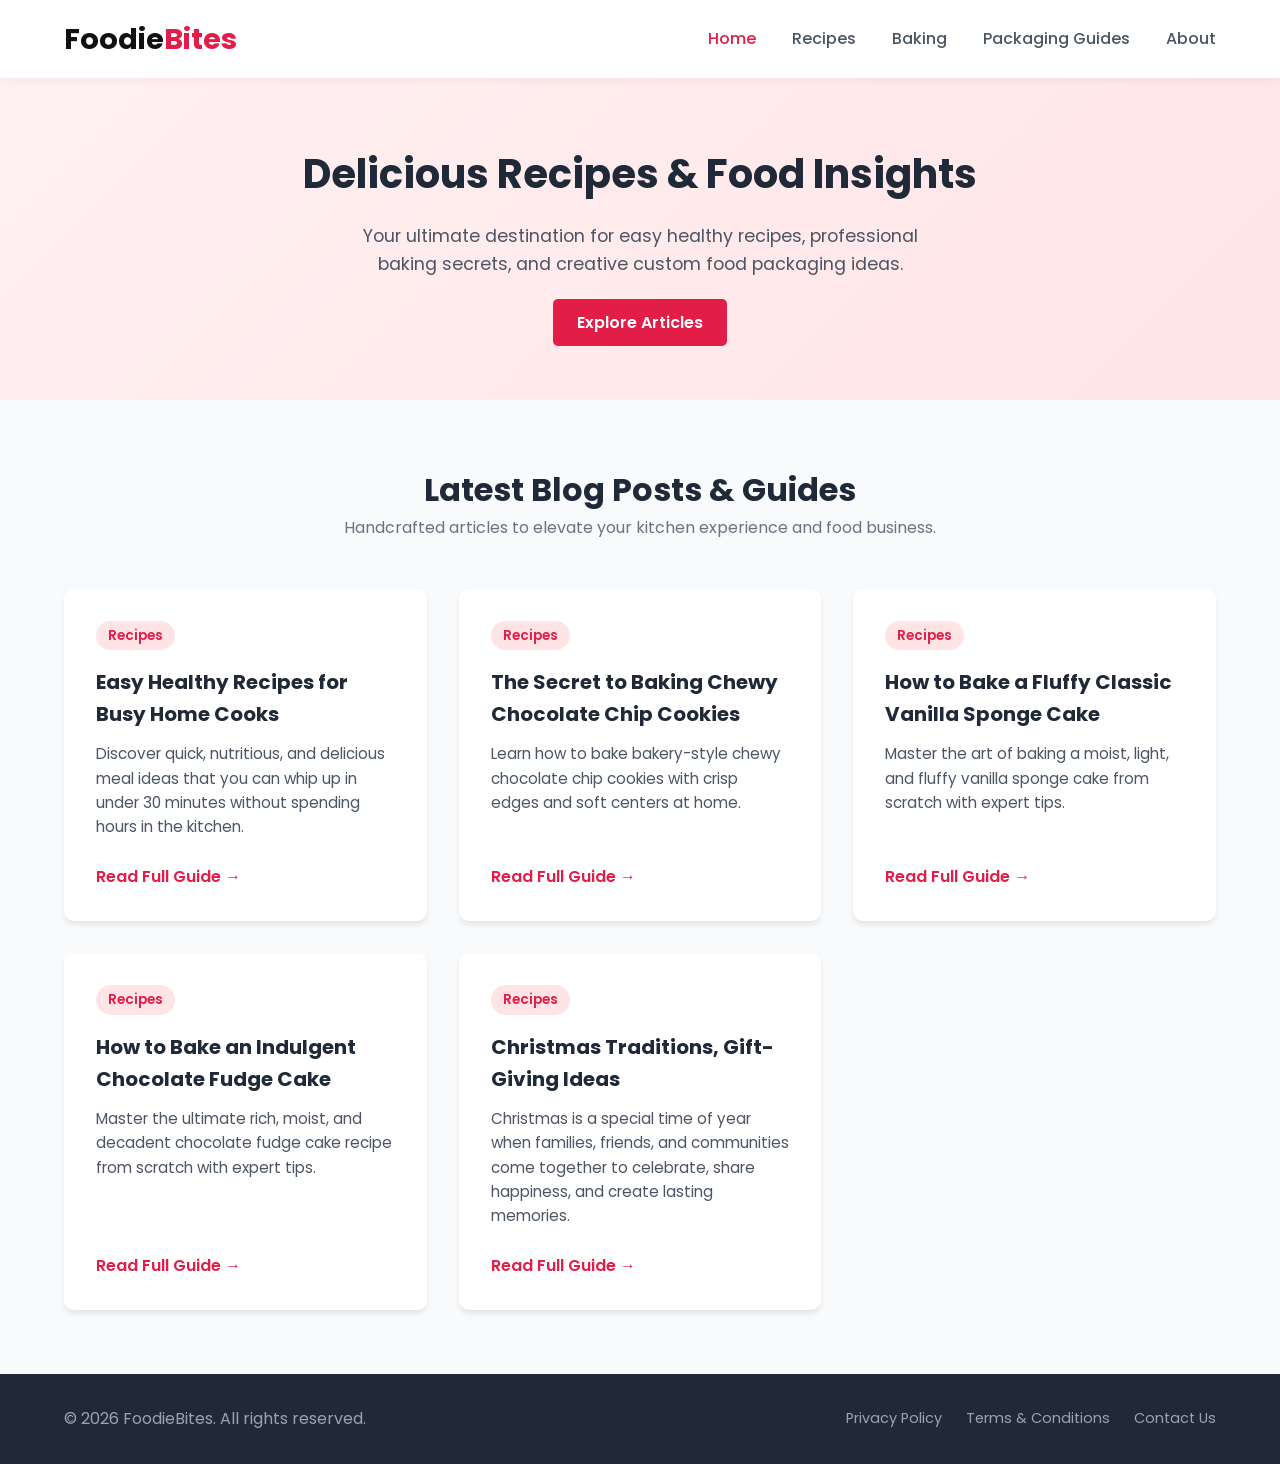
<file: index.html>
<!DOCTYPE html>
<html lang="en">
<head>
  <meta charset="utf-8">
  <meta name="viewport" content="width=device-width, initial-scale=1">
  <!-- Google Verification Code -->
  <meta name="google-site-verification" content="UQlY8ThGU6vv7Ort5aW_sakF5LEtKcS9gY_GCcr0m2M" />
  <title>FoodieBites | Delicious Recipes, Baking Tips & Packaging Guides</title>
  <meta name="description" content="Explore easy healthy recipes, expert baking tips, custom food packaging guides, and delicious meal inspiration for home cooks.">
  <link rel="stylesheet" href="style.css">
  <!-- Google Fonts for modern typography -->
  <link href="https://fonts.googleapis.com/css2?family=Poppins:wght@300;400;500;600;700&display=swap" rel="stylesheet">
</head>
<body>

  <!-- Header Section -->
  <header class="site-header">
    <div class="container header-container">
      <a href="index.html" class="logo">Foodie<span>Bites</span></a>
      <nav class="nav-links">
        <a href="index.html" class="active">Home</a>
        <a href="#recipes">Recipes</a>
        <a href="#baking">Baking</a>
        <a href="#packaging">Packaging Guides</a>
        <a href="#about">About</a>
      </nav>
    </div>
  </header>

  <!-- Hero Banner Section -->
  <section class="hero-section">
    <div class="container hero-content">
      <h1>Delicious Recipes & Food Insights</h1>
      <p>Your ultimate destination for easy healthy recipes, professional baking secrets, and creative custom food packaging ideas.</p>
      <a href="#recipes" class="btn-primary">Explore Articles</a>
    </div>
  </section>

  <!-- Main Content / Blog Grid -->
  <main class="container main-content">
    <div class="section-title">
      <h2>Latest Blog Posts & Guides</h2>
      <p>Handcrafted articles to elevate your kitchen experience and food business.</p>
    </div>

    <div class="article-grid">
      
      <!-- Article 1: Face Serum -> Converted to Healthy Recipe / Food Guide -->
      <div class="card">
        <div class="card-badge">Recipes</div>
        <h3>Easy Healthy Recipes for Busy Home Cooks</h3>
        <p>Discover quick, nutritious, and delicious meal ideas that you can whip up in under 30 minutes without spending hours in the kitchen.</p>
        <a href="easy-healthy-recipes.html" class="read-more">Read Full Guide &rarr;</a>
      </div>
      
      <div class="card">
      <div class="card-badge">Recipes</div>
        <h3>The Secret to Baking Chewy Chocolate Chip Cookies</h3>
        <p>Learn how to bake bakery-style chewy chocolate chip cookies with crisp edges and soft centers at home.</p>
        <a href="chocolate-chip-cookies.html" class="read-more">Read Full Guide &rarr;</a>
      </div>
      

      <div class="card">
        <div class="card-badge">Recipes</div>
        <h3>How to Bake a Fluffy Classic Vanilla Sponge Cake</h3>
        <p>Master the art of baking a moist, light, and fluffy vanilla sponge cake from scratch with expert tips.</p>
        <a href="vanilla-sponge-cake.html" class="read-more">Read Full Guide &rarr;</a>
      </div>

      <div class="card">
        <div class="card-badge">Recipes</div>
        <h3>How to Bake an Indulgent Chocolate Fudge Cake</h3>
        <p>Master the ultimate rich, moist, and decadent chocolate fudge cake recipe from scratch with expert tips.</p>
        <a href="chocolate-fudge-cake.html" class="read-more">Read Full Guide &rarr;</a>
      </div>
      
      <div class="card">
        <div class="card-badge">Recipes</div>
        <h3>Christmas Traditions, Gift-Giving Ideas</h3>
        <p>Christmas is a special time of year when families, friends, and communities come together to celebrate, share happiness, and create lasting memories.</p>
        <a href="christmas-traditions-gift-giving-ideas.html" class="read-more">Read Full Guide &rarr;</a>
      </div>


    </div>
  </main>

  <!-- Footer Section -->
  <footer class="site-footer">
    <div class="container footer-content">
      <p>&copy; 2026 FoodieBites. All rights reserved.</p>
      <div class="footer-links">
        <a href="#">Privacy Policy</a>
        <a href="#">Terms & Conditions</a>
        <a href="#">Contact Us</a>
      </div>
    </div>
  </footer>

</body>
</html>
</file>
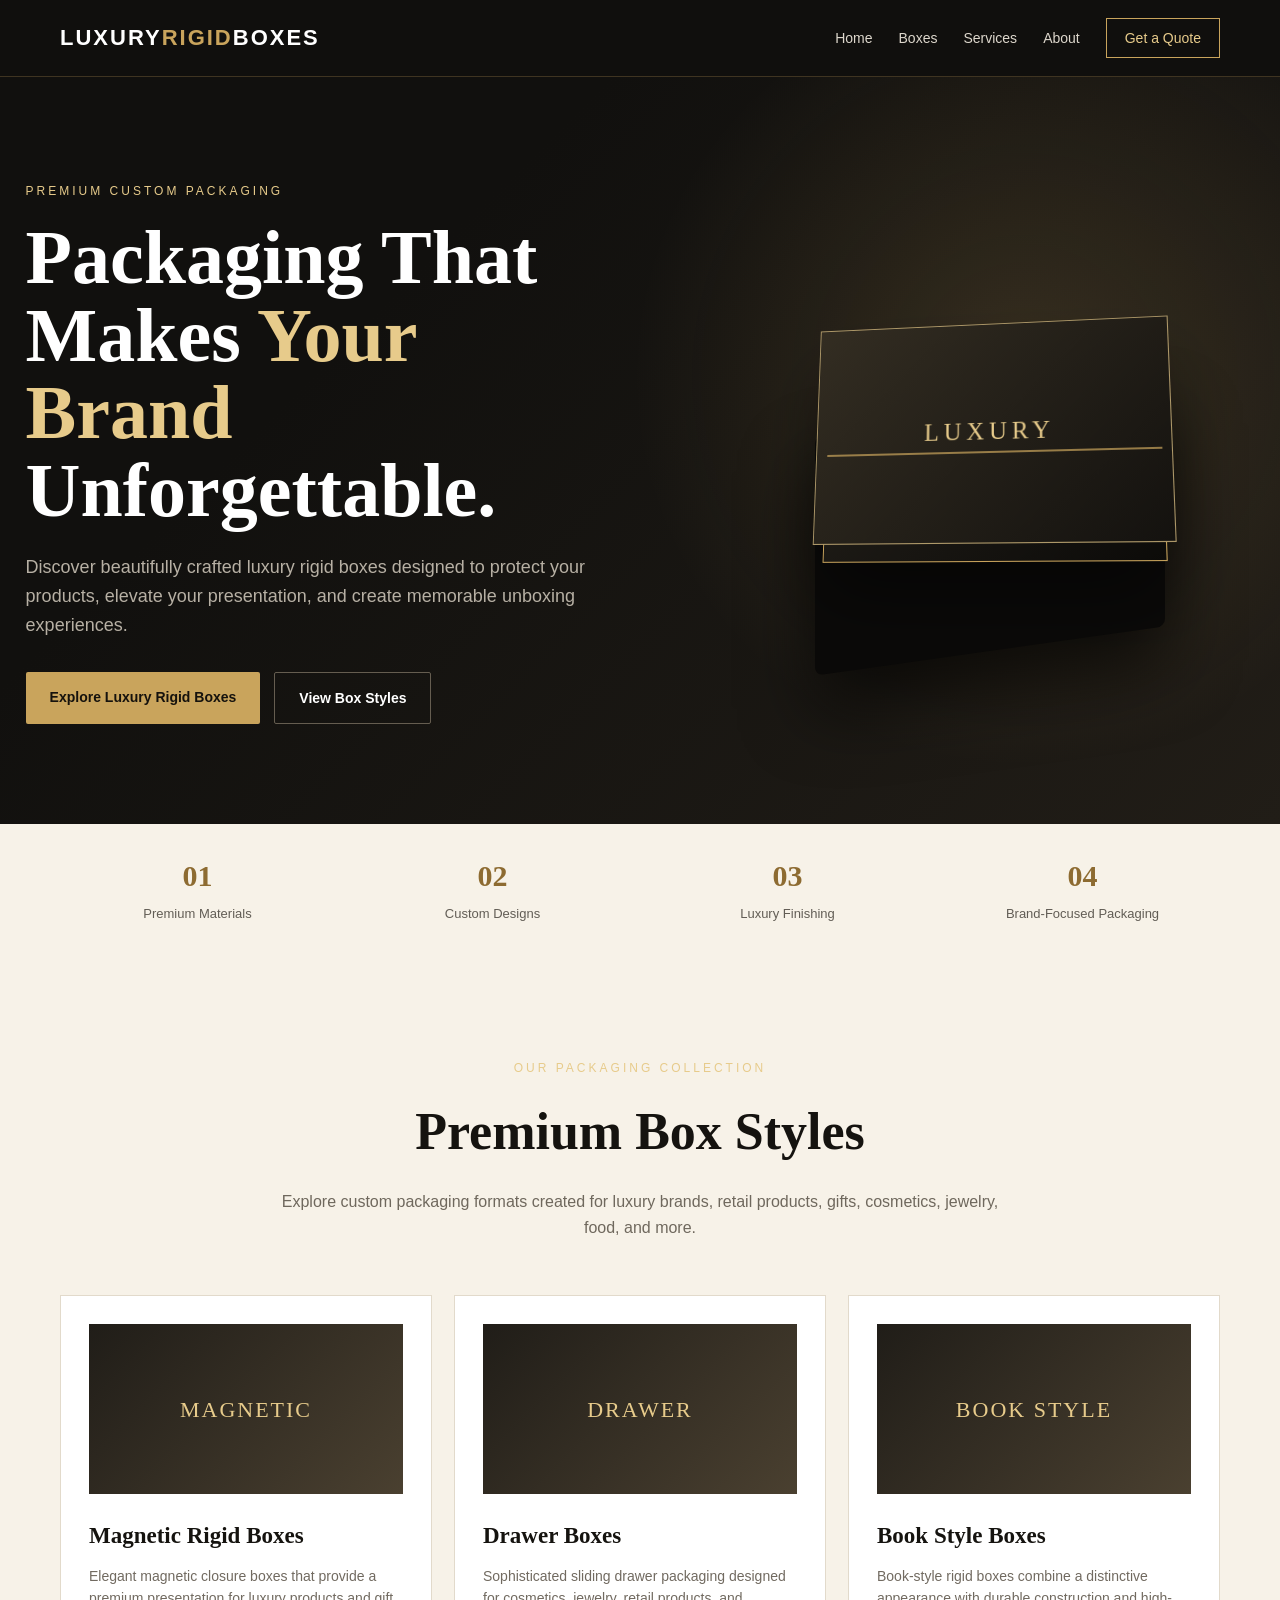
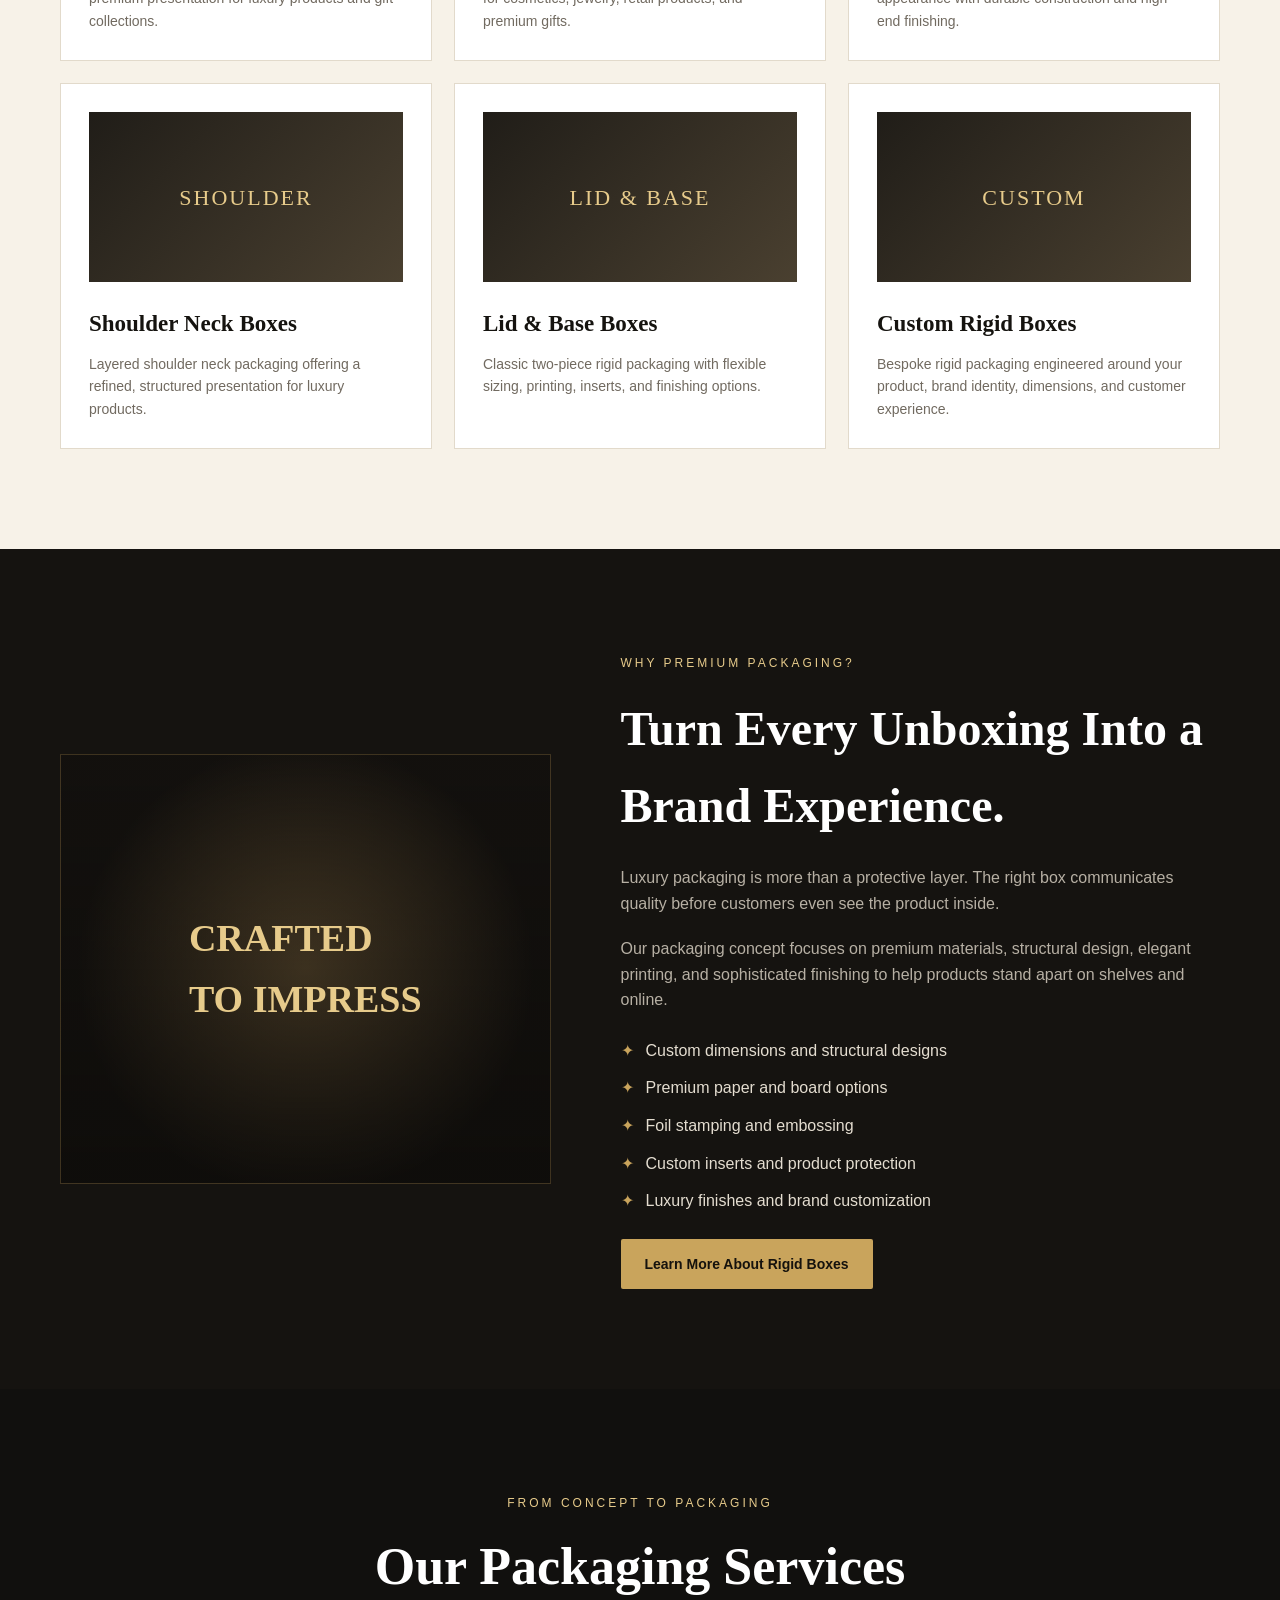
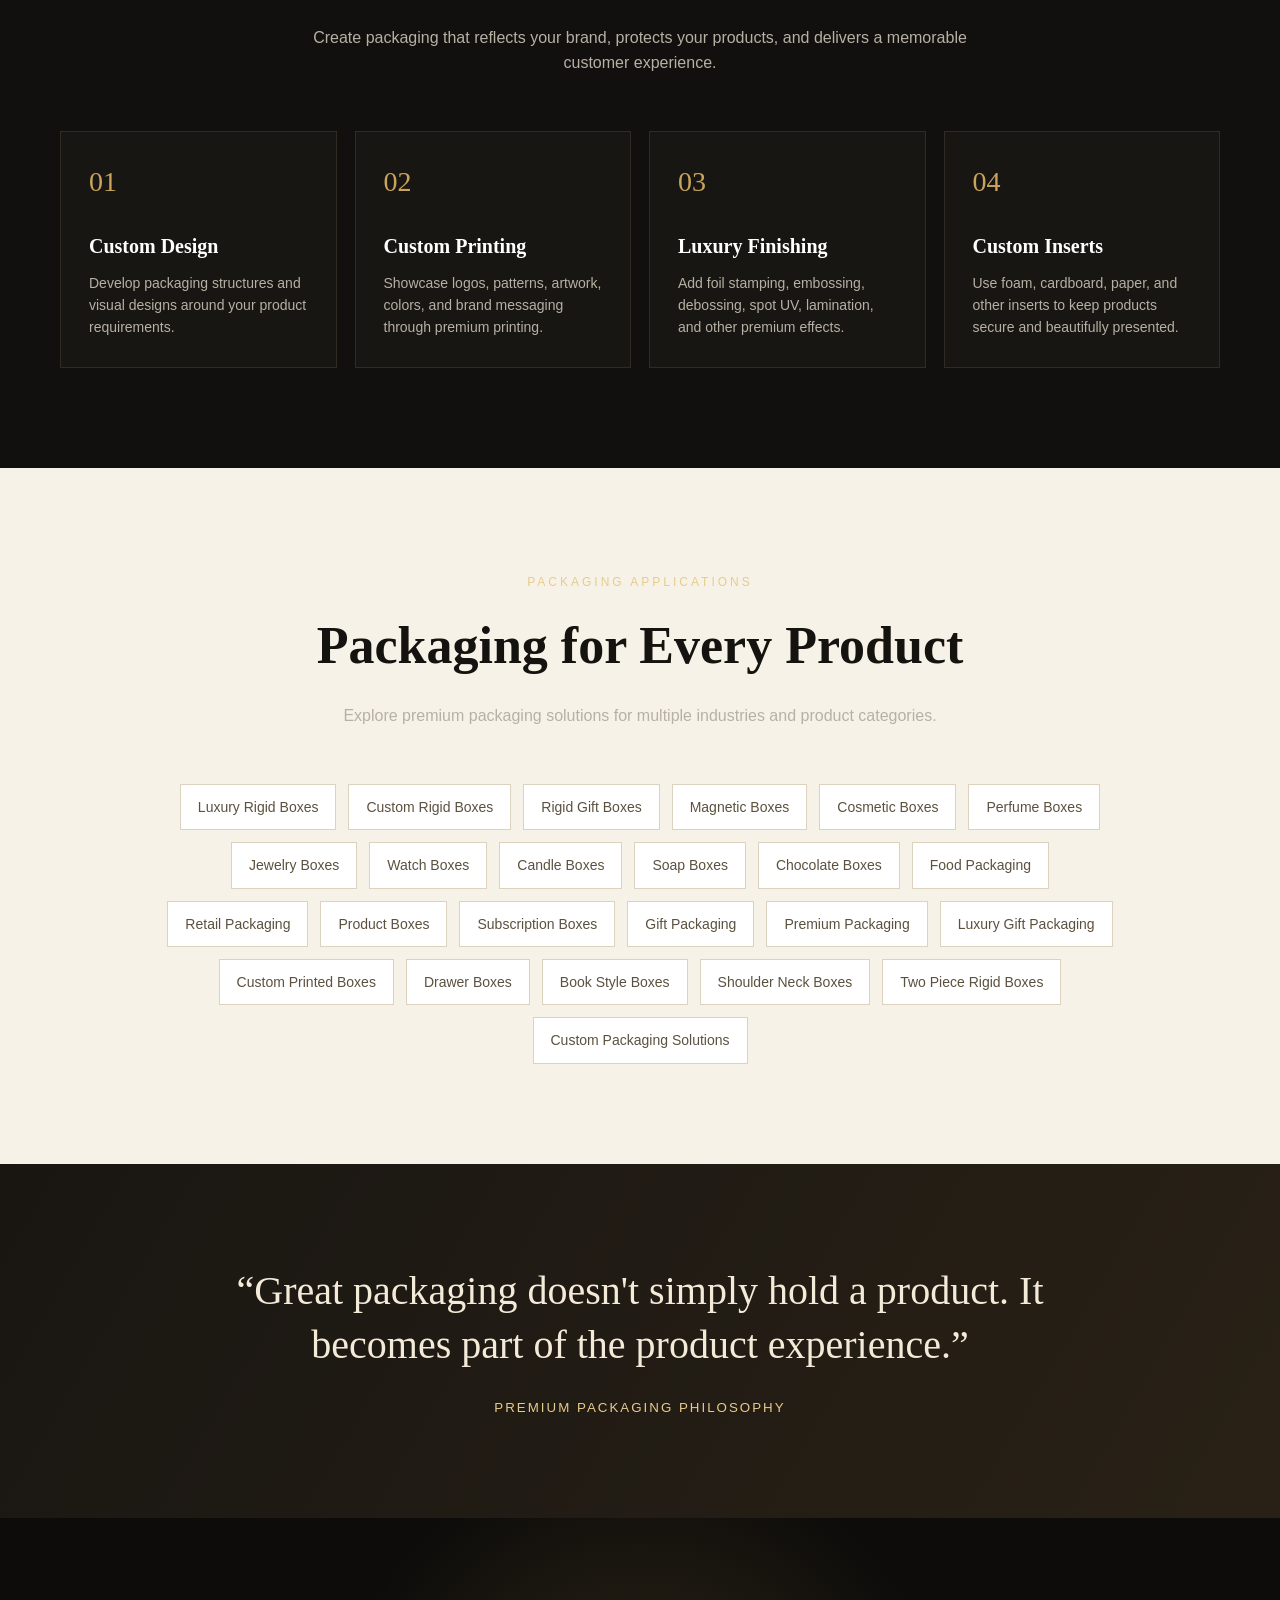
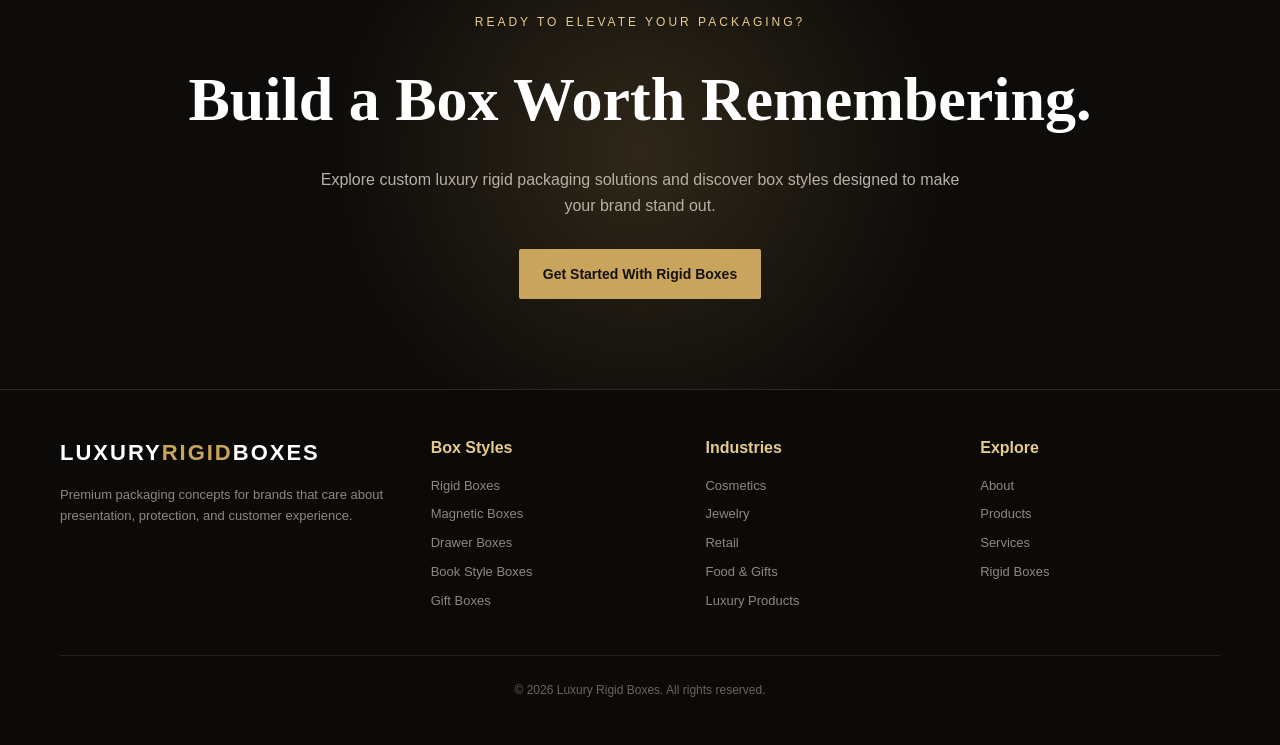
<file: luxuryrigidboxes.html>
<!DOCTYPE html>
<html lang="en">
<head>
  <meta charset="UTF-8" />
  <meta name="viewport" content="width=device-width, initial-scale=1.0" />

  <title>Luxury Rigid Boxes | Custom Premium Packaging Solutions</title>

  <meta
    name="description"
    content="Premium custom rigid boxes and luxury packaging solutions for cosmetics, jewelry, candles, retail, gifts, food, and high-end brands."
  />

  <meta
    name="keywords"
    content="luxury rigid boxes, custom rigid boxes, rigid packaging boxes, premium packaging boxes, luxury packaging, custom packaging boxes, magnetic rigid boxes, rigid gift boxes, luxury gift boxes, custom printed boxes, cosmetic packaging boxes, jewelry boxes, candle boxes, perfume boxes, retail packaging boxes, product boxes, folding boxes, drawer boxes, shoulder neck boxes, book style boxes, magnetic closure boxes"
  />

  <style>
    :root {
      --black: #11100e;
      --dark: #1b1916;
      --gold: #c9a45c;
      --gold-light: #e7cb8b;
      --cream: #f7f2e8;
      --white: #ffffff;
      --muted: #b7b0a4;
      --border: rgba(201, 164, 92, 0.25);
    }

    * {
      box-sizing: border-box;
      margin: 0;
      padding: 0;
    }

    html {
      scroll-behavior: smooth;
    }

    body {
      font-family: Arial, Helvetica, sans-serif;
      background: var(--black);
      color: var(--white);
      line-height: 1.6;
    }

    a {
      color: inherit;
      text-decoration: none;
    }

    .container {
      width: min(1160px, 92%);
      margin: auto;
    }

    /* HEADER */

    header {
      position: sticky;
      top: 0;
      z-index: 1000;
      background: rgba(17, 16, 14, 0.95);
      border-bottom: 1px solid var(--border);
      backdrop-filter: blur(12px);
    }

    .nav {
      min-height: 76px;
      display: flex;
      align-items: center;
      justify-content: space-between;
      gap: 30px;
    }

    .logo {
      font-size: 22px;
      letter-spacing: 2px;
      font-weight: 800;
    }

    .logo span {
      color: var(--gold);
    }

    .nav-links {
      display: flex;
      align-items: center;
      gap: 26px;
      list-style: none;
    }

    .nav-links a {
      color: #ddd7cc;
      font-size: 14px;
      transition: 0.3s;
    }

    .nav-links a:hover {
      color: var(--gold-light);
    }

    .nav-btn {
      border: 1px solid var(--gold);
      padding: 11px 18px;
      color: var(--gold-light) !important;
    }

    /* HERO */

    .hero {
      min-height: 720px;
      display: grid;
      grid-template-columns: 1.05fr 0.95fr;
      align-items: center;
      gap: 60px;
      background:
        radial-gradient(circle at 80% 40%, rgba(201,164,92,0.17), transparent 35%),
        linear-gradient(135deg, #11100e 30%, #211d17);
      overflow: hidden;
    }

    .eyebrow {
      display: inline-block;
      color: var(--gold-light);
      text-transform: uppercase;
      letter-spacing: 3px;
      font-size: 12px;
      margin-bottom: 18px;
    }

    .hero h1 {
      font-family: Georgia, serif;
      font-size: clamp(44px, 6vw, 76px);
      line-height: 1.02;
      margin-bottom: 24px;
    }

    .hero h1 span {
      color: var(--gold-light);
    }

    .hero p {
      color: var(--muted);
      font-size: 18px;
      max-width: 620px;
      margin-bottom: 32px;
    }

    .buttons {
      display: flex;
      gap: 14px;
      flex-wrap: wrap;
    }

    .btn {
      display: inline-block;
      padding: 14px 24px;
      border-radius: 2px;
      font-weight: 700;
      font-size: 14px;
      transition: 0.3s;
    }

    .btn-primary {
      background: var(--gold);
      color: #15120d;
    }

    .btn-primary:hover {
      background: var(--gold-light);
      transform: translateY(-2px);
    }

    .btn-outline {
      border: 1px solid #655d50;
      color: white;
    }

    .btn-outline:hover {
      border-color: var(--gold);
      color: var(--gold-light);
    }

    /* PRODUCT VISUAL */

    .hero-visual {
      min-height: 500px;
      position: relative;
      display: flex;
      justify-content: center;
      align-items: center;
    }

    .box-shadow {
      width: 350px;
      height: 240px;
      background: #0a0908;
      position: absolute;
      bottom: 50px;
      border-radius: 8px;
      transform: skewY(-8deg);
      box-shadow: 0 35px 70px rgba(0,0,0,0.65);
    }

    .box {
      width: 340px;
      height: 220px;
      background: linear-gradient(145deg, #29251e, #0c0b09);
      border: 1px solid var(--gold);
      position: relative;
      z-index: 2;
      box-shadow: 0 30px 70px rgba(0,0,0,0.55);
      transform: perspective(800px) rotateX(10deg) rotateY(-8deg);
    }

    .box-lid {
      position: absolute;
      width: 360px;
      height: 225px;
      left: -12px;
      top: -24px;
      border: 1px solid rgba(231,203,139,0.7);
      background: linear-gradient(135deg, #332d22, #14120f);
      transform: translateZ(30px);
      display: flex;
      justify-content: center;
      align-items: center;
    }

    .box-lid span {
      color: var(--gold-light);
      font-family: Georgia, serif;
      font-size: 25px;
      letter-spacing: 5px;
    }

    .gold-line {
      position: absolute;
      width: 100%;
      height: 2px;
      background: var(--gold);
      top: 50%;
      opacity: 0.7;
    }

    /* STATS */

    .stats {
      background: var(--cream);
      color: var(--black);
      padding: 28px 0;
    }

    .stats-grid {
      display: grid;
      grid-template-columns: repeat(4, 1fr);
      text-align: center;
      gap: 20px;
    }

    .stat strong {
      display: block;
      font-family: Georgia, serif;
      font-size: 30px;
      color: #8d6b31;
    }

    .stat span {
      font-size: 13px;
      color: #625d55;
    }

    /* GENERAL SECTIONS */

    section {
      padding: 100px 0;
    }

    .section-heading {
      text-align: center;
      max-width: 720px;
      margin: 0 auto 55px;
    }

    .section-heading .eyebrow {
      margin-bottom: 12px;
    }

    .section-heading h2 {
      font-family: Georgia, serif;
      font-size: clamp(34px, 5vw, 52px);
      margin-bottom: 16px;
    }

    .section-heading p {
      color: var(--muted);
    }

    /* PRODUCTS */

    .products {
      background: #f7f2e8;
      color: #15130f;
    }

    .products .section-heading p {
      color: #6f685d;
    }

    .product-grid {
      display: grid;
      grid-template-columns: repeat(3, 1fr);
      gap: 22px;
    }

    .product-card {
      background: #fff;
      border: 1px solid #e2dacb;
      padding: 28px;
      transition: 0.3s;
    }

    .product-card:hover {
      transform: translateY(-7px);
      box-shadow: 0 20px 45px rgba(37, 28, 15, 0.12);
    }

    .product-icon {
      height: 170px;
      background: linear-gradient(135deg, #201d18, #4a4030);
      margin-bottom: 24px;
      display: flex;
      justify-content: center;
      align-items: center;
      color: var(--gold-light);
      font-family: Georgia, serif;
      font-size: 22px;
      letter-spacing: 2px;
    }

    .product-card h3 {
      font-family: Georgia, serif;
      font-size: 23px;
      margin-bottom: 10px;
    }

    .product-card p {
      color: #716a60;
      font-size: 14px;
    }

    /* ABOUT */

    .about {
      background: #151310;
    }

    .about-grid {
      display: grid;
      grid-template-columns: 0.9fr 1.1fr;
      gap: 70px;
      align-items: center;
    }

    .about-image {
      min-height: 430px;
      background:
        linear-gradient(rgba(10,9,7,.35), rgba(10,9,7,.65)),
        radial-gradient(circle at center, #6d5837, #171411 70%);
      border: 1px solid var(--border);
      display: flex;
      align-items: center;
      justify-content: center;
    }

    .about-image strong {
      font-family: Georgia, serif;
      font-size: 38px;
      color: var(--gold-light);
    }

    .about h2 {
      font-family: Georgia, serif;
      font-size: 48px;
      margin-bottom: 20px;
    }

    .about p {
      color: var(--muted);
      margin-bottom: 20px;
    }

    .check-list {
      list-style: none;
      margin: 25px 0;
    }

    .check-list li {
      margin: 12px 0;
      color: #e4ddd0;
    }

    .check-list li::before {
      content: "✦";
      color: var(--gold);
      margin-right: 12px;
    }

    /* SERVICES */

    .services {
      background: #11100e;
    }

    .service-grid {
      display: grid;
      grid-template-columns: repeat(4, 1fr);
      gap: 18px;
    }

    .service {
      padding: 28px;
      border: 1px solid #302b23;
      background: #181612;
    }

    .service-number {
      color: var(--gold);
      font-family: Georgia, serif;
      font-size: 28px;
      margin-bottom: 25px;
    }

    .service h3 {
      margin-bottom: 10px;
      font-family: Georgia, serif;
      font-size: 20px;
    }

    .service p {
      color: var(--muted);
      font-size: 14px;
    }

    /* KEYWORDS / APPLICATIONS */

    .applications {
      background: #f7f2e8;
      color: #15130f;
    }

    .keyword-cloud {
      display: flex;
      flex-wrap: wrap;
      justify-content: center;
      gap: 12px;
      max-width: 950px;
      margin: auto;
    }

    .keyword {
      padding: 11px 17px;
      background: white;
      border: 1px solid #ddd2bf;
      color: #5c513f;
      font-size: 14px;
    }

    /* TESTIMONIAL */

    .testimonial {
      background: linear-gradient(120deg, #191612, #292116);
      text-align: center;
    }

    .quote {
      max-width: 820px;
      margin: auto;
    }

    .quote p {
      font-family: Georgia, serif;
      font-size: clamp(25px, 4vw, 40px);
      line-height: 1.35;
      color: #f4ead8;
    }

    .quote small {
      display: block;
      margin-top: 25px;
      color: var(--gold-light);
      letter-spacing: 2px;
    }

    /* CTA */

    .cta {
      padding: 90px 20px;
      text-align: center;
      background:
        radial-gradient(circle, rgba(201,164,92,.18), transparent 45%),
        #0d0c0a;
    }

    .cta h2 {
      font-family: Georgia, serif;
      font-size: clamp(38px, 6vw, 62px);
      margin-bottom: 18px;
    }

    .cta p {
      color: var(--muted);
      max-width: 650px;
      margin: 0 auto 30px;
    }

    /* FOOTER */

    footer {
      border-top: 1px solid #2d2922;
      padding: 45px 0;
      background: #0b0a09;
    }

    .footer-grid {
      display: grid;
      grid-template-columns: 1.4fr 1fr 1fr 1fr;
      gap: 35px;
    }

    footer h4 {
      color: var(--gold-light);
      margin-bottom: 15px;
    }

    footer p,
    footer li {
      color: #8d887f;
      font-size: 13px;
    }

    footer ul {
      list-style: none;
    }

    footer li {
      margin: 8px 0;
    }

    .copyright {
      border-top: 1px solid #25221d;
      margin-top: 35px;
      padding-top: 25px;
      color: #69645c;
      font-size: 12px;
      text-align: center;
    }

    /* MOBILE */

    @media (max-width: 850px) {
      .nav-links {
        display: none;
      }

      .hero {
        grid-template-columns: 1fr;
        padding: 80px 0;
      }

      .hero-visual {
        min-height: 380px;
      }

      .stats-grid {
        grid-template-columns: repeat(2, 1fr);
      }

      .product-grid {
        grid-template-columns: 1fr 1fr;
      }

      .about-grid {
        grid-template-columns: 1fr;
      }

      .service-grid {
        grid-template-columns: 1fr 1fr;
      }

      .footer-grid {
        grid-template-columns: 1fr 1fr;
      }
    }

    @media (max-width: 550px) {
      section {
        padding: 70px 0;
      }

      .product-grid,
      .service-grid,
      .footer-grid {
        grid-template-columns: 1fr;
      }

      .hero-visual {
        transform: scale(0.82);
      }

      .stats-grid {
        grid-template-columns: 1fr 1fr;
      }
    }
  </style>
</head>

<body>

  <!-- HEADER -->
  <header>
    <div class="container nav">
      <a href="#" class="logo">
        LUXURY<span>RIGID</span>BOXES
      </a>

      <ul class="nav-links">
        <li><a href="#home">Home</a></li>
        <li><a href="#products">Boxes</a></li>
        <li><a href="#services">Services</a></li>
        <li><a href="#about">About</a></li>
        <li><a href="#contact" class="nav-btn">Get a Quote</a></li>
      </ul>
    </div>
  </header>

  <!-- HERO -->
  <main id="home">
    <section class="hero">
      <div class="container" style="display:contents;">
        <div class="hero-copy" style="padding-left:4%;">
          <span class="eyebrow">Premium Custom Packaging</span>

          <h1>
            Packaging That Makes
            <span>Your Brand</span>
            Unforgettable.
          </h1>

          <p>
            Discover beautifully crafted luxury rigid boxes designed to
            protect your products, elevate your presentation, and create
            memorable unboxing experiences.
          </p>

          <div class="buttons">
            <a
              href="https://www.silveredgepackaging.com/rigid-boxes/"
              class="btn btn-primary"
              target="_blank"
              rel="noopener"
            >
              Explore Luxury Rigid Boxes
            </a>

            <a href="#products" class="btn btn-outline">
              View Box Styles
            </a>
          </div>
        </div>

        <div class="hero-visual">
          <div class="box-shadow"></div>

          <div class="box">
            <div class="box-lid">
              <span>LUXURY</span>
            </div>
            <div class="gold-line"></div>
          </div>
        </div>
      </div>
    </section>

    <!-- STATS -->
    <section class="stats">
      <div class="container stats-grid">
        <div class="stat">
          <strong>01</strong>
          <span>Premium Materials</span>
        </div>

        <div class="stat">
          <strong>02</strong>
          <span>Custom Designs</span>
        </div>

        <div class="stat">
          <strong>03</strong>
          <span>Luxury Finishing</span>
        </div>

        <div class="stat">
          <strong>04</strong>
          <span>Brand-Focused Packaging</span>
        </div>
      </div>
    </section>

    <!-- PRODUCTS -->
    <section class="products" id="products">
      <div class="container">

        <div class="section-heading">
          <span class="eyebrow">Our Packaging Collection</span>

          <h2>Premium Box Styles</h2>

          <p>
            Explore custom packaging formats created for luxury brands,
            retail products, gifts, cosmetics, jewelry, food, and more.
          </p>
        </div>

        <div class="product-grid">

          <article class="product-card">
            <div class="product-icon">MAGNETIC</div>
            <h3>Magnetic Rigid Boxes</h3>
            <p>
              Elegant magnetic closure boxes that provide a premium
              presentation for luxury products and gift collections.
            </p>
          </article>

          <article class="product-card">
            <div class="product-icon">DRAWER</div>
            <h3>Drawer Boxes</h3>
            <p>
              Sophisticated sliding drawer packaging designed for
              cosmetics, jewelry, retail products, and premium gifts.
            </p>
          </article>

          <article class="product-card">
            <div class="product-icon">BOOK STYLE</div>
            <h3>Book Style Boxes</h3>
            <p>
              Book-style rigid boxes combine a distinctive appearance
              with durable construction and high-end finishing.
            </p>
          </article>

          <article class="product-card">
            <div class="product-icon">SHOULDER</div>
            <h3>Shoulder Neck Boxes</h3>
            <p>
              Layered shoulder neck packaging offering a refined,
              structured presentation for luxury products.
            </p>
          </article>

          <article class="product-card">
            <div class="product-icon">LID & BASE</div>
            <h3>Lid &amp; Base Boxes</h3>
            <p>
              Classic two-piece rigid packaging with flexible sizing,
              printing, inserts, and finishing options.
            </p>
          </article>

          <article class="product-card">
            <div class="product-icon">CUSTOM</div>
            <h3>Custom Rigid Boxes</h3>
            <p>
              Bespoke rigid packaging engineered around your product,
              brand identity, dimensions, and customer experience.
            </p>
          </article>

        </div>
      </div>
    </section>

    <!-- ABOUT -->
    <section class="about" id="about">
      <div class="container about-grid">

        <div class="about-image">
          <strong>CRAFTED<br />TO IMPRESS</strong>
        </div>

        <div>
          <span class="eyebrow">Why Premium Packaging?</span>

          <h2>Turn Every Unboxing Into a Brand Experience.</h2>

          <p>
            Luxury packaging is more than a protective layer. The right
            box communicates quality before customers even see the product
            inside.
          </p>

          <p>
            Our packaging concept focuses on premium materials, structural
            design, elegant printing, and sophisticated finishing to help
            products stand apart on shelves and online.
          </p>

          <ul class="check-list">
            <li>Custom dimensions and structural designs</li>
            <li>Premium paper and board options</li>
            <li>Foil stamping and embossing</li>
            <li>Custom inserts and product protection</li>
            <li>Luxury finishes and brand customization</li>
          </ul>

          <a
            href="https://www.silveredgepackaging.com/rigid-boxes/"
            target="_blank"
            rel="noopener"
            class="btn btn-primary"
          >
            Learn More About Rigid Boxes
          </a>
        </div>

      </div>
    </section>

    <!-- SERVICES -->
    <section class="services" id="services">
      <div class="container">

        <div class="section-heading">
          <span class="eyebrow">From Concept to Packaging</span>

          <h2>Our Packaging Services</h2>

          <p>
            Create packaging that reflects your brand, protects your
            products, and delivers a memorable customer experience.
          </p>
        </div>

        <div class="service-grid">

          <div class="service">
            <div class="service-number">01</div>
            <h3>Custom Design</h3>
            <p>
              Develop packaging structures and visual designs around
              your product requirements.
            </p>
          </div>

          <div class="service">
            <div class="service-number">02</div>
            <h3>Custom Printing</h3>
            <p>
              Showcase logos, patterns, artwork, colors, and brand
              messaging through premium printing.
            </p>
          </div>

          <div class="service">
            <div class="service-number">03</div>
            <h3>Luxury Finishing</h3>
            <p>
              Add foil stamping, embossing, debossing, spot UV,
              lamination, and other premium effects.
            </p>
          </div>

          <div class="service">
            <div class="service-number">04</div>
            <h3>Custom Inserts</h3>
            <p>
              Use foam, cardboard, paper, and other inserts to keep
              products secure and beautifully presented.
            </p>
          </div>

        </div>
      </div>
    </section>

    <!-- PRODUCT KEYWORDS / APPLICATIONS -->
    <section class="applications">
      <div class="container">

        <div class="section-heading">
          <span class="eyebrow">Packaging Applications</span>

          <h2>Packaging for Every Product</h2>

          <p>
            Explore premium packaging solutions for multiple industries
            and product categories.
          </p>
        </div>

        <div class="keyword-cloud">

          <span class="keyword">Luxury Rigid Boxes</span>
          <span class="keyword">Custom Rigid Boxes</span>
          <span class="keyword">Rigid Gift Boxes</span>
          <span class="keyword">Magnetic Boxes</span>
          <span class="keyword">Cosmetic Boxes</span>
          <span class="keyword">Perfume Boxes</span>
          <span class="keyword">Jewelry Boxes</span>
          <span class="keyword">Watch Boxes</span>
          <span class="keyword">Candle Boxes</span>
          <span class="keyword">Soap Boxes</span>
          <span class="keyword">Chocolate Boxes</span>
          <span class="keyword">Food Packaging</span>
          <span class="keyword">Retail Packaging</span>
          <span class="keyword">Product Boxes</span>
          <span class="keyword">Subscription Boxes</span>
          <span class="keyword">Gift Packaging</span>
          <span class="keyword">Premium Packaging</span>
          <span class="keyword">Luxury Gift Packaging</span>
          <span class="keyword">Custom Printed Boxes</span>
          <span class="keyword">Drawer Boxes</span>
          <span class="keyword">Book Style Boxes</span>
          <span class="keyword">Shoulder Neck Boxes</span>
          <span class="keyword">Two Piece Rigid Boxes</span>
          <span class="keyword">Custom Packaging Solutions</span>

        </div>
      </div>
    </section>

    <!-- TESTIMONIAL -->
    <section class="testimonial">
      <div class="container quote">

        <p>
          “Great packaging doesn't simply hold a product.
          It becomes part of the product experience.”
        </p>

        <small>PREMIUM PACKAGING PHILOSOPHY</small>

      </div>
    </section>

    <!-- CTA -->
    <section class="cta" id="contact">

      <span class="eyebrow">Ready to Elevate Your Packaging?</span>

      <h2>Build a Box Worth Remembering.</h2>

      <p>
        Explore custom luxury rigid packaging solutions and discover
        box styles designed to make your brand stand out.
      </p>

      <a
        href="https://www.silveredgepackaging.com/rigid-boxes/"
        class="btn btn-primary"
        target="_blank"
        rel="noopener"
      >
        Get Started With Rigid Boxes
      </a>

    </section>
  </main>

  <!-- FOOTER -->
  <footer>
    <div class="container">

      <div class="footer-grid">

        <div>
          <div class="logo">
            LUXURY<span>RIGID</span>BOXES
          </div>

          <p style="margin-top:15px;">
            Premium packaging concepts for brands that care about
            presentation, protection, and customer experience.
          </p>
        </div>

        <div>
          <h4>Box Styles</h4>
          <ul>
            <li>Rigid Boxes</li>
            <li>Magnetic Boxes</li>
            <li>Drawer Boxes</li>
            <li>Book Style Boxes</li>
            <li>Gift Boxes</li>
          </ul>
        </div>

        <div>
          <h4>Industries</h4>
          <ul>
            <li>Cosmetics</li>
            <li>Jewelry</li>
            <li>Retail</li>
            <li>Food &amp; Gifts</li>
            <li>Luxury Products</li>
          </ul>
        </div>

        <div>
          <h4>Explore</h4>
          <ul>
            <li><a href="#about">About</a></li>
            <li><a href="#products">Products</a></li>
            <li><a href="#services">Services</a></li>
            <li>
              <a
                href="https://www.silveredgepackaging.com/rigid-boxes/"
                target="_blank"
                rel="noopener"
              >
                Rigid Boxes
              </a>
            </li>
          </ul>
        </div>

      </div>

      <div class="copyright">
        © 2026 Luxury Rigid Boxes. All rights reserved.
      </div>

    </div>
  </footer>

</body>
</html>
</file>
<file: style.css>
/* Global Reset & Styling */
* {
  margin: 0;
  padding: 0;
  box-sizing: border-box;
}

body {
  font-family: 'Poppins', sans-serif;
  color: #333;
  background-color: #f9fafb;
  line-height: 1.6;
}

.container {
  width: 90%;
  max-width: 1200px;
  margin: 0 auto;
}

/* Header */
.site-header {
  background: #ffffff;
  box-shadow: 0 2px 10px rgba(0,0,0,0.05);
  position: sticky;
  top: 0;
  z-index: 100;
}

.header-container {
  display: flex;
  justify-content: space-between;
  align-items: center;
  padding: 1rem 0;
}

.logo {
  font-size: 1.8rem;
  font-weight: 700;
  color: #111;
  text-decoration: none;
}

.logo span {
  color: #e11d48;
}

.nav-links a {
  margin-left: 2rem;
  text-decoration: none;
  color: #4b5563;
  font-weight: 500;
  transition: color 0.3s;
}

.nav-links a:hover, .nav-links a.active {
  color: #e11d48;
}

/* Hero Section */
.hero-section {
  background: linear-gradient(135deg, #fff1f2 0%, #ffe4e6 100%);
  padding: 4rem 0;
  text-align: center;
}

.hero-content h1 {
  font-size: 2.5rem;
  color: #1f2937;
  margin-bottom: 1rem;
}

.hero-content p {
  font-size: 1.1rem;
  color: #4b5563;
  max-width: 600px;
  margin: 0 auto 2rem auto;
}

.btn-primary {
  background-color: #e11d48;
  color: #fff;
  padding: 0.75rem 1.5rem;
  border-radius: 5px;
  text-decoration: none;
  font-weight: 600;
  transition: background 0.3s;
}

.btn-primary:hover {
  background-color: #be123c;
}

/* Main Content & Grid */
.main-content {
  padding: 4rem 0;
}

.section-title {
  text-align: center;
  margin-bottom: 3rem;
}

.section-title h2 {
  font-size: 2rem;
  color: #1f2937;
}

.section-title p {
  color: #6b7280;
}

.article-grid {
  display: grid;
  grid-template-columns: repeat(auto-fit, minmax(320px, 1fr));
  gap: 2rem;
}

/* Card Styling */
.card {
  background: #ffffff;
  padding: 2rem;
  border-radius: 10px;
  box-shadow: 0 4px 6px -1px rgba(0, 0, 0, 0.1);
  transition: transform 0.3s, box-shadow 0.3s;
  display: flex;
  flex-direction: column;
  justify-content: space-between;
}

.card:hover {
  transform: translateY(-5px);
  box-shadow: 0 10px 15px -3px rgba(0, 0, 0, 0.1);
}

.card-badge {
  display: inline-block;
  background-color: #fffe1;
  background-color: #ffe4e6;
  color: #e11d48;
  padding: 0.25rem 0.75rem;
  font-size: 0.85rem;
  font-weight: 600;
  border-radius: 20px;
  margin-bottom: 1rem;
  width: fit-content;
}

.card h3 {
  font-size: 1.25rem;
  color: #1f2937;
  margin-bottom: 0.75rem;
}

.card p {
  color: #4b5563;
  font-size: 0.95rem;
  margin-bottom: 1.5rem;
}

.read-more {
  color: #e11d48;
  text-decoration: none;
  font-weight: 600;
  display: inline-flex;
  align-items: center;
  gap: 0.5rem;
  margin-top: auto;
}

.read-more:hover {
  text-decoration: underline;
}

/* Footer */
.site-footer {
  background-color: #1f2937;
  color: #9ca3af;
  padding: 2rem 0;
  text-align: center;
}

.footer-content {
  display: flex;
  flex-direction: column;
  gap: 1rem;
  align-items: center;
}

.footer-links {
  display: flex;
  gap: 1.5rem;
}

.footer-links a {
  color: #9ca3af;
  text-decoration: none;
  font-size: 0.9rem;
}

.footer-links a:hover {
  color: #fff;
}

@media(min-width: 768px) {
  .footer-content {
    flex-direction: row;
    justify-content: space-between;
  }
}
</file>
